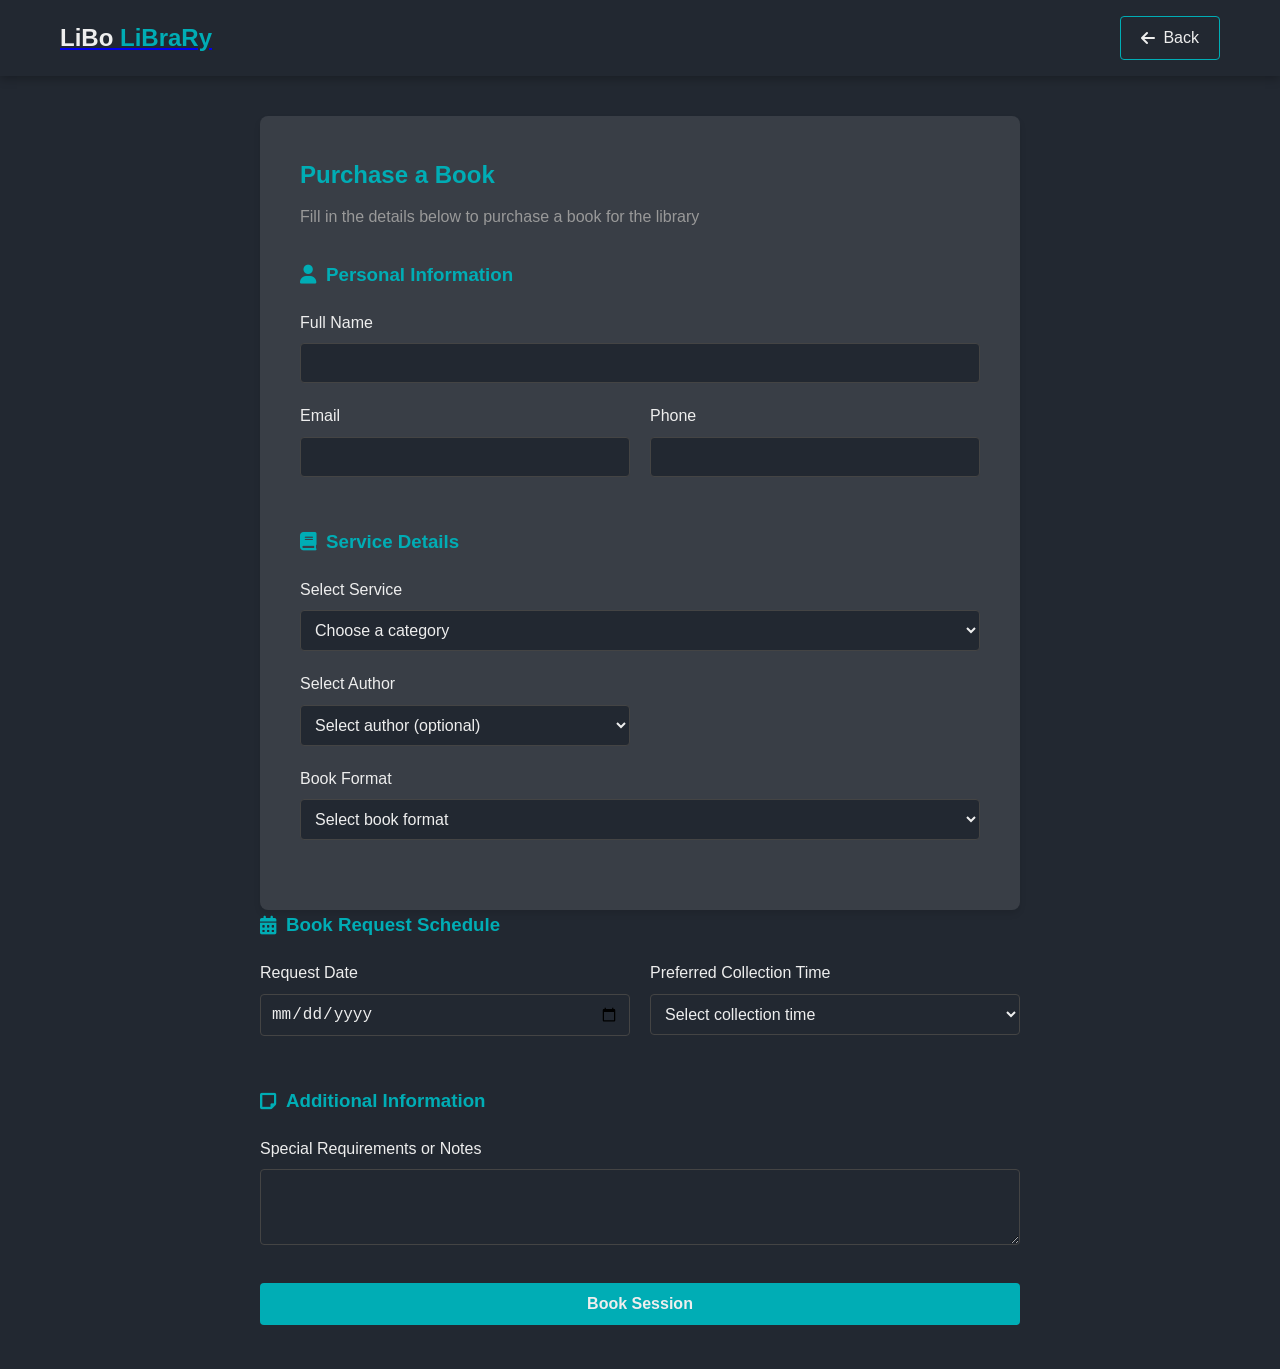
<file: booking.html>
<!DOCTYPE html>
<html lang="en">
<head>
    <meta charset="UTF-8">
    <meta name="viewport" content="width=device-width, initial-scale=1.0">
    <title> LiBo LiBraRy</title>
    <link rel="stylesheet" href="booking.css">
    <link rel="stylesheet" href="https://cdnjs.cloudflare.com/ajax/libs/font-awesome/6.0.0/css/all.min.css">
</head>
<body>
    <nav class="navbar">
        <div class="nav-content">
            <a href="/" class="logo"><h1>LiBo <span>LiBraRy</span></h1></a>
            <div class="nav-buttons">
                <a href="index.html" class="back-btn"><i class="fas fa-arrow-left"></i> Back</a>
            </div>
        </div>
    </nav>

    <main class="booking-container">
        <div class="booking-form">
            <h2>Purchase a Book</h2>
            <p class="form-description">Fill in the details below to purchase a book for the library</p>

            <form id="bookingForm" onsubmit="return validateForm()">
                <!-- Personal Information -->
                <div class="form-section">
                    <h3><i class="fas fa-user"></i> Personal Information</h3>
                    <div class="form-group">
                        <label for="fullName">Full Name</label>
                        <input type="text" id="fullName" name="fullName" required>
                    </div>
                    <div class="form-row">
                        <div class="form-group">
                            <label for="email">Email</label>
                            <input type="email" id="email" name="email" required>
                        </div>
                        <div class="form-group">
                            <label for="phone">Phone</label>
                            <input type="tel" id="phone" name="phone" required>
                        </div>
                    </div>
                </div>

                <!-- Service Selection -->
                <div class="form-section">
                    <h3><i class="fas fa-book"></i> Service Details</h3>
                    <div class="form-group">
                        <label for="service">Select Service</label>
                        <select id="category" name="category" required>
                            <option value="">Choose a category</option>
                            <option value="fiction">Fiction</option>
                            <option value="non-fiction">Non-Fiction</option>
                            <option value="children">Children's Books</option>
                            <option value="educational">Educational</option>
                            <option value="science-fiction">Science Fiction</option>
                            <option value="biography">Biography</option>
                            <option value="fantasy">Fantasy</option>
                            <option value="mystery">Mystery</option>
                            <option value="history">History</option>
                            <option value="self-help">Self-Help</option>
                            <option value="religious">Religious</option>
                        </select>
                        
                    </div>
                    <div class="form-row">
                        <div class="form-group">
                            <label for="author">Select Author</label>
                            <select id="author" name="author">
                                <option value="">Select author (optional)</option>
                                <option value="jkr">J.K. Rowling</option>
                                <option value="grrm">George R.R. Martin</option>
                                <option value="atwood">Margaret Atwood</option>
                                <option value="king">Stephen King</option>
                                <option value="austen">Jane Austen</option>
                                <option value="hemingway">Ernest Hemingway</option>
                            </select>
                        </div>
                    </div>
                    
                    <div class="form-group">
                        <label for="format">Book Format</label>
                        <select id="format" name="format" required>
                            <option value="">Select book format</option>
                            <option value="hardcover">Hardcover</option>
                            <option value="paperback">Paperback</option>
                            <option value="ebook">eBook</option>
                            <option value="audiobook">Audiobook</option>
                        </select>
                    </div>
                    
                    </div>
                </div>

                <!-- Schedule -->
                <div class="form-section">
                    <h3><i class="fas fa-calendar-alt"></i> Book Request Schedule</h3>
                    <div class="form-row">
                        <div class="form-group">
                            <label for="requestDate">Request Date</label>
                            <input type="date" id="requestDate" name="requestDate" required>
                        </div>
                        <div class="form-group">
                            <label for="collectionTime">Preferred Collection Time</label>
                            <select id="collectionTime" name="collectionTime" required>
                                <option value="">Select collection time</option>
                                <option value="morning">Morning (9AM - 12PM)</option>
                                <option value="afternoon">Afternoon (1PM - 4PM)</option>
                                <option value="evening">Evening (5PM - 7PM)</option>
                            </select>
                        </div>
                    </div>
                </div>
                

                <!-- Additional Notes -->
                <div class="form-section">
                    <h3><i class="fas fa-note-sticky"></i> Additional Information</h3>
                    <div class="form-group">
                        <label for="notes">Special Requirements or Notes</label>
                        <textarea id="notes" name="notes" rows="3"></textarea>
                    </div>
                </div>

                <!-- Submit Button -->
                <div class="form-submit">
                    <button type="submit" class="submit-btn">Book Session</button>
                </div>
            </form>
        </div>
    </main>

    <script src="booking.js"></script>
</body>
</html>
</file>
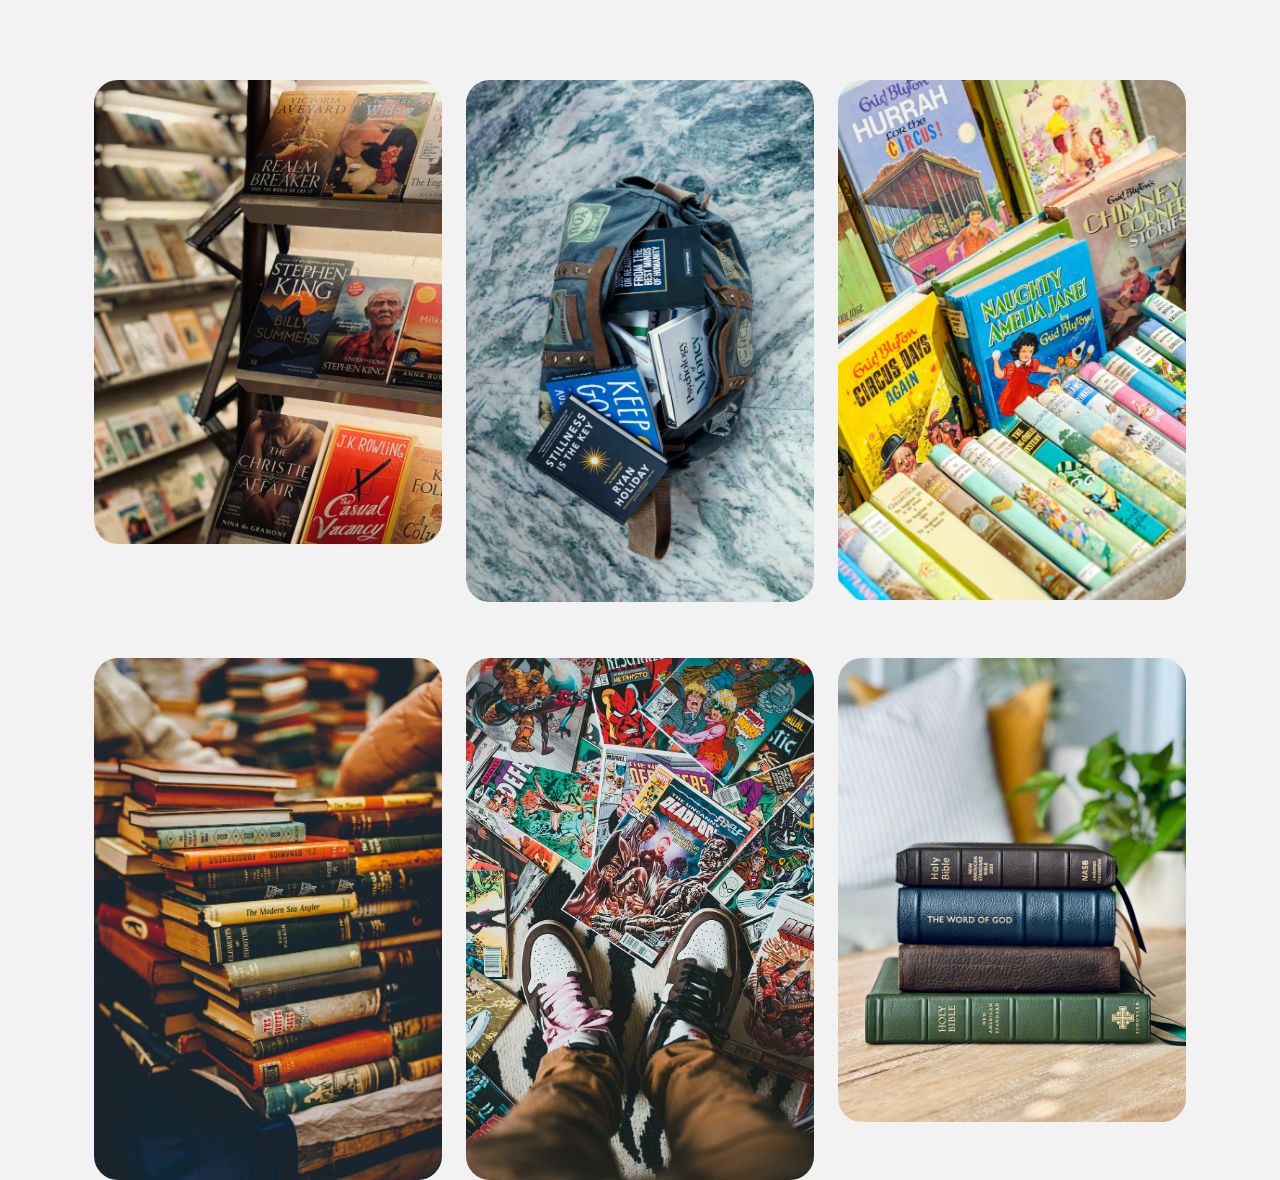
<file: catalog.html>
<!DOCTYPE html>
   <html lang="en">
   <head>
      <meta charset="UTF-8">
      <meta name="viewport" content="width=device-width, initial-scale=1.0">

      <!--=============== CSS ===============-->
      <link rel="stylesheet" href="catalogs.css">

      <title>Catalog</title>
   </head>
   <body>
      <div class="container">
         <div class="card__container">
            <article class="card__article">
               <img src="fiction.jpg" alt="image" class="card__img">

               <div class="card__data">
                  <span class="card__description">Vancouver Mountains, Canada</span>
                  <h2 class="card__title">Fiction</h2>
                  <a href="fiction.html" class="card__button">Read More</a>
               </div>
            </article>

            <article class="card__article">
               <img src="non fictional.jpg" alt="image" class="card__img">

               <div class="card__data">
                  <span class="card__description">Poon Hill, Nepal</span>
                  <h2 class="card__title">Non-Fiction</h2>
                  <a href="non fictional.html" class="card__button">Read More</a>
               </div>
            </article>

            <article class="card__article">
                <img src="childrens.jpg" alt="image" class="card__img">
 
                <div class="card__data">
                   <span class="card__description">Poon Hill, Nepal</span>
                   <h2 class="card__title">Children's Books</h2>
                   <a href="childrens.html" class="card__button">Read More</a>
                </div>
             </article>

             <article class="card__article">
                <img src="educational.jpg" alt="image" class="card__img">
 
                <div class="card__data">
                   <span class="card__description">Poon Hill, Nepal</span>
                   <h2 class="card__title">Educational Books</h2>
                   <a href="educational.html" class="card__button">Read More</a>
                </div>
             </article>


            <article class="card__article">
                <img src="comic.jpg" alt="image" class="card__img">
 
                <div class="card__data">
                   <span class="card__description">Poon Hill, Nepal</span>
                   <h2 class="card__title">Comics and Graphic Novels</h2>
                   <a href="comic.html" class="card__button">Read More</a>
                </div>
             </article>

            <article class="card__article">
               <img src="religious.jpg" alt="image" class="card__img">

               <div class="card__data">
                  <span class="card__description">Bojcin Forest, Serbia</span>
                  <h2 class="card__title">Religious and Spiritual Books</h2>
                  <a href="religious.html" class="card__button">Read More</a>
               </div>
            </article>

         </div>
      </div>
   </body>
</html>
</file>
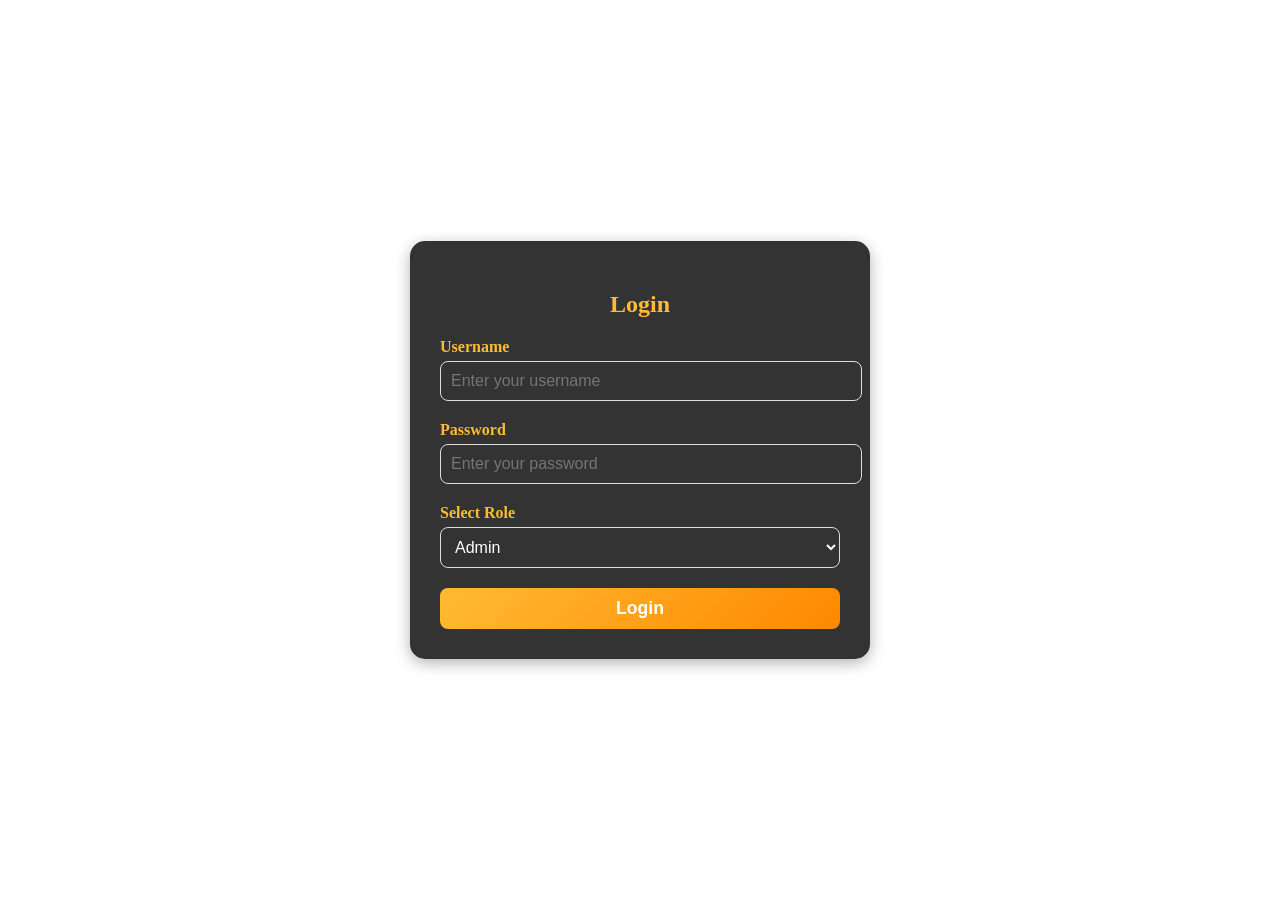
<file: login.html>
<!DOCTYPE html>
<html lang="en">
<head>
    <meta charset="UTF-8">
    <meta name="viewport" content="width=device-width, initial-scale=1.0">
    <title>Login with Role Selection</title>
    <style>
        body {
            font-family: 'Times New Roman', Times, serif;
            background: url('https://via.placeholder.com/1920x1080') no-repeat center center/cover;
            margin: 0;
            display: flex;
            justify-content: center;
            align-items: center;
            height: 100vh;
            color: #fff;
        }
        .login-container {
            background: rgba(0, 0, 0, 0.8);
            padding: 30px;
            border-radius: 15px;
            box-shadow: 0 4px 15px rgba(0, 0, 0, 0.3);
            max-width: 400px;
            width: 100%;
        }
        .login-container h2 {
            text-align: center;
            margin-bottom: 20px;
            color: #ffbb33;
        }
        .login-container .form-field {
            margin-bottom: 20px;
        }
        .login-container label {
            display: block;
            margin-bottom: 5px;
            font-weight: bold;
            color: #ffbb33;
        }
        .login-container input, .login-container select {
            width: 100%;
            padding: 10px;
            border: 1px solid #ddd;
            border-radius: 8px;
            font-size: 1rem;
            background-color: #333;
            color: #fff;
            outline: none;
            transition: border-color 0.3s ease;
        }
        .login-container input:focus, .login-container select:focus {
            border-color: #ffbb33;
        }
        .login-container button {
            width: 100%;
            padding: 10px;
            font-size: 1.1rem;
            font-weight: bold;
            border-radius: 8px;
            cursor: pointer;
            background: linear-gradient(135deg, #ffbb33, #ff8800);
            color: white;
            border: none;
            transition: background 0.3s ease, transform 0.2s;
        }
        .login-container button:hover {
            background: linear-gradient(135deg, #ff8800, #ffbb33);
            transform: scale(1.05);
        }
        .login-container .message {
            text-align: center;
            margin-top: 20px;
            font-size: 0.9rem;
            display: none;
        }
        .login-container .message.success {
            color: #28a745;
        }
        .login-container .message.error {
            color: #dc3545;
        }
    </style>
</head>
<body>

<div class="login-container">
    <h2>Login</h2>
    <div class="form-field">
        <label for="username">Username</label>
        <input type="text" id="username" placeholder="Enter your username" required>
    </div>
    <div class="form-field">
        <label for="password">Password</label>
        <input type="password" id="password" placeholder="Enter your password" required>
    </div>
    <div class="form-field">
        <label for="role">Select Role</label>
        <select id="role">
            <option value="admin">Admin</option>
            <option value="staff">Staff</option>
        </select>
    </div>
    <button id="loginButton">Login</button>
    <p class="message" id="message"></p>
</div>

<script>
    document.getElementById('loginButton').addEventListener('click', function() {
        const username = document.getElementById('username').value;
        const password = document.getElementById('password').value;
        const role = document.getElementById('role').value;
        const message = document.getElementById('message');

        // Dummy validation for demonstration purposes
        if((username === 'admin' && password === 'password' && role === 'admin') || 
           (username === 'staff' && password === 'password' && role === 'staff')) {
            message.textContent = 'Login successful! Redirecting...';
            message.className = 'message success';
            message.style.display = 'block';

            // Redirect based on role
            setTimeout(() => {
                if (role === 'admin') {
                    window.location.href = 'admin_dashboard.html';
                } else if (role === 'staff') {
                    window.location.href = 'staff_dashboard.html';
                }
            }, 1000); // Simulate a delay for user feedback
        } else {
            message.textContent = 'Invalid username, password, or role';
            message.className = 'message error';
            message.style.display = 'block';
        }
    });
</script>

</body>
</html>
</file>
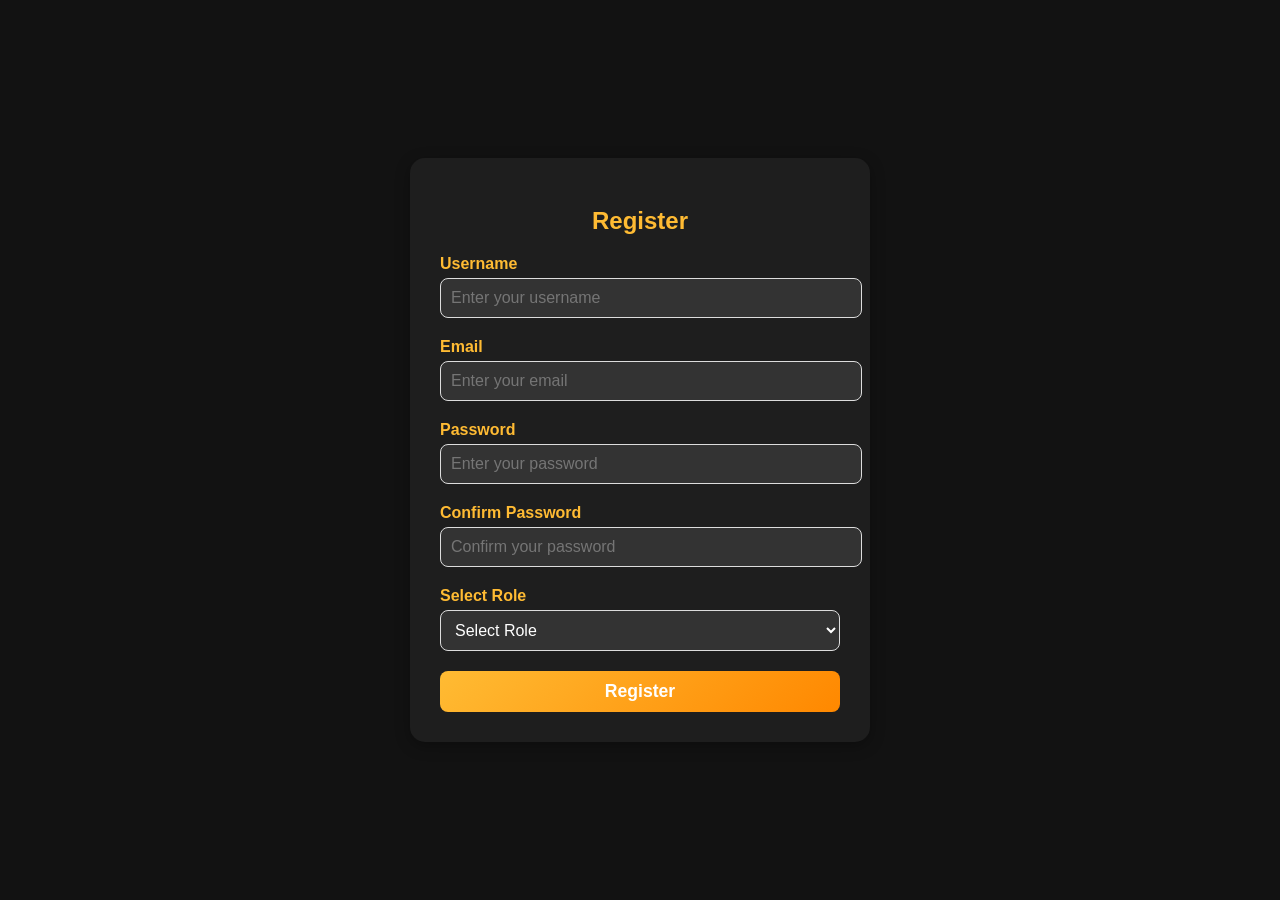
<file: register/register.html>
<!DOCTYPE html>
<html lang="en">
<head>
    <meta charset="UTF-8">
    <meta name="viewport" content="width=device-width, initial-scale=1.0">
    <title>Library Management - Register</title>
    <style>
        body {
            font-family: 'Arial', sans-serif;
            background-color: #121212;
            color: #eee;
            margin: 0;
            display: flex;
            justify-content: center;
            align-items: center;
            height: 100vh;
        }
        .register-container {
            background: #1e1e1e;
            padding: 30px;
            border-radius: 15px;
            box-shadow: 0 4px 15px rgba(0, 0, 0, 0.3);
            max-width: 400px;
            width: 100%;
        }
        .register-container h2 {
            text-align: center;
            margin-bottom: 20px;
            color: #ffbb33;
        }
        .form-field {
            margin-bottom: 20px;
        }
        .form-field label {
            display: block;
            margin-bottom: 5px;
            font-weight: bold;
            color: #ffbb33;
        }
        .form-field input, .form-field select {
            width: 100%;
            padding: 10px;
            border: 1px solid #ddd;
            border-radius: 8px;
            font-size: 1rem;
            background-color: #333;
            color: #fff;
            outline: none;
            transition: border-color 0.3s ease;
        }
        .form-field input:focus, .form-field select:focus {
            border-color: #ffbb33;
        }
        .register-button {
            width: 100%;
            padding: 10px;
            font-size: 1.1rem;
            font-weight: bold;
            border-radius: 8px;
            cursor: pointer;
            background: linear-gradient(135deg, #ffbb33, #ff8800);
            color: white;
            border: none;
            transition: background 0.3s ease, transform 0.2s;
        }
        .register-button:hover {
            background: linear-gradient(135deg, #ff8800, #ffbb33);
            transform: scale(1.05);
        }
        .message {
            text-align: center;
            margin-top: 20px;
            font-size: 0.9rem;
            display: none;
        }
        .message.success {
            color: #28a745;
        }
        .message.error {
            color: #dc3545;
        }
    </style>
</head>
<body>

<div class="register-container">
    <h2>Register</h2>
    <form id="registerForm">
        <div class="form-field">
            <label for="username">Username</label>
            <input type="text" id="username" placeholder="Enter your username" required>
        </div>
        <div class="form-field">
            <label for="email">Email</label>
            <input type="email" id="email" placeholder="Enter your email" required>
        </div>
        <div class="form-field">
            <label for="password">Password</label>
            <input type="password" id="password" placeholder="Enter your password" required>
        </div>
        <div class="form-field">
            <label for="confirmPassword">Confirm Password</label>
            <input type="password" id="confirmPassword" placeholder="Confirm your password" required>
        </div>
        <div class="form-field">
            <label for="role">Select Role</label>
            <select id="role" required>
                <option value="">Select Role</option>
                <option value="admin">Admin</option>
                <option value="staff">Staff</option>
                <option value="member">Library Member</option>
            </select>
        </div>
        <button type="submit" class="register-button">Register</button>
        <p class="message" id="message"></p>
    </form>
</div>

<script>
    document.getElementById('registerForm').addEventListener('submit', function(e) {
        e.preventDefault();
        
        const username = document.getElementById('username').value;
        const email = document.getElementById('email').value;
        const password = document.getElementById('password').value;
        const confirmPassword = document.getElementById('confirmPassword').value;
        const role = document.getElementById('role').value;
        const message = document.getElementById('message');
        
        // Simple validation for demonstration
        if (username && email && password && confirmPassword && role) {
            if (password === confirmPassword) {
                message.textContent = 'Registration successful!';
                message.className = 'message success';
                message.style.display = 'block';
                
                // Redirect to the welcome page
                setTimeout(() => {
                    window.location.href = 'welcome.html';
                }, 1000); // Simulate a delay for user feedback
            } else {
                message.textContent = 'Passwords do not match';
                message.className = 'message error';
                message.style.display = 'block';
            }
        } else {
            message.textContent = 'Please fill in all fields';
            message.className = 'message error';
            message.style.display = 'block';
        }
    });
</script>

</body>
</html>
</file>
<file: booking.css>
:root {
    --primary-color: #00ADB5;
    --background-color: #222831;
    --second-background-color: #393E46;
    --text-color: #EEEEEE;
    --error-color: #ff6b6b;
    --success-color: #51cf66;
}

* {
    margin: 0;
    padding: 0;
    box-sizing: border-box;
}

body {
    font-family: 'Arial', sans-serif;
    line-height: 1.6;
    background-color: var(--background-color);
    color: var(--text-color);
}

/* Navigation */
.navbar {
    background-color: var(--background-color);
    padding: 1rem 0;
    box-shadow: 0 2px 10px rgba(0, 0, 0, 0.3);
}

.nav-content {
    max-width: 1200px;
    margin: 0 auto;
    padding: 0 20px;
    display: flex;
    justify-content: space-between;
    align-items: center;
}

.logo h1 {
    color: var(--text-color);
    font-size: 24px;
}

.logo span {
    color: var(--primary-color);
}

.back-btn {
    display: flex;
    align-items: center;
    gap: 8px;
    padding: 8px 20px;
    color: var(--text-color);
    text-decoration: none;
    border: 1px solid var(--primary-color);
    border-radius: 4px;
    transition: all 0.3s ease;
}

.back-btn:hover {
    background-color: var(--primary-color);
}

/* Booking Form */
.booking-container {
    max-width: 800px;
    margin: 40px auto;
    padding: 0 20px;
}

.booking-form {
    background-color: var(--second-background-color);
    padding: 40px;
    border-radius: 8px;
    box-shadow: 0 4px 6px rgba(0, 0, 0, 0.1);
}

.booking-form h2 {
    color: var(--primary-color);
    margin-bottom: 10px;
}

.form-description {
    margin-bottom: 30px;
    color: #999;
}

.form-section {
    margin-bottom: 30px;
}

.form-section h3 {
    display: flex;
    align-items: center;
    gap: 10px;
    margin-bottom: 20px;
    color: var(--primary-color);
}

.form-row {
    display: grid;
    grid-template-columns: 1fr 1fr;
    gap: 20px;
}

.form-group {
    margin-bottom: 20px;
}

label {
    display: block;
    margin-bottom: 8px;
    font-weight: 500;
}

input, select, textarea {
    width: 100%;
    padding: 10px;
    border: 1px solid #444;
    border-radius: 4px;
    background-color: var(--background-color);
    color: var(--text-color);
    font-size: 16px;
}

input:focus, select:focus, textarea:focus {
    outline: none;
    border-color: var(--primary-color);
}

.submit-btn {
    width: 100%;
    padding: 12px;
    background-color: var(--primary-color);
    color: var(--text-color);
    border: none;
    border-radius: 4px;
    font-size: 16px;
    font-weight: 600;
    cursor: pointer;
    transition: all 0.3s ease;
}

.submit-btn:hover {
    opacity: 0.9;
    transform: translateY(-2px);
}

/* Responsive Design */
@media screen and (max-width: 768px) {
    .booking-form {
        padding: 20px;
    }

    .form-row {
        grid-template-columns: 1fr;
        gap: 0;
    }
}
</file>
<file: catalogs.css>
/*=============== GOOGLE FONTS ===============*/
@import url("https://fonts.googleapis.com/css2?family=Poppins:wght@400;500&display=swap");

/*=============== VARIABLES CSS ===============*/
:root {
  /*========== Colors ==========*/
  /*Color mode HSL(hue, saturation, lightness)*/
  --first-color: hsl(82, 60%, 28%);
  --title-color: hsl(0, 0%, 15%);
  --text-color: hsl(0, 0%, 35%);
  --body-color: hsl(0, 0%, 95%);
  --container-color: hsl(0, 0%, 100%);

  /*========== Font and typography ==========*/
  /*.5rem = 8px | 1rem = 16px ...*/
  --body-font: "Poppins", sans-serif;
  --h2-font-size: 1.25rem;
  --small-font-size: .813rem;
}

/*========== Responsive typography ==========*/
@media screen and (min-width: 1120px) {
  :root {
    --h2-font-size: 1.5rem;
    --small-font-size: .875rem;
  }
}

/*=============== BASE ===============*/
* {
  box-sizing: border-box;
  padding: 0;
  margin: 0;
}

body {
  font-family: var(--body-font);
  background-color: var(--body-color);
  color: var(--text-color);
}

img {
  display: block;
  max-width: 100%;
  height: auto;
}

/*=============== CARD ===============*/
.container {
  display: grid;
  place-items: center;
  margin-inline: 1.5rem;
  padding-block: 5rem;
}

.card__container {
  display: grid;
  row-gap: 3.5rem;
}

.card__article {
  position: relative;
  overflow: hidden;
}

.card__img {
  width: 328px;
  border-radius: 1.5rem;
}

.card__data {
  width: 280px;
  background-color: var(--container-color);
  padding: 1.5rem 2rem;
  box-shadow: 0 8px 24px hsla(0, 0%, 0%, .15);
  border-radius: 1rem;
  position: absolute;
  bottom: -9rem;
  left: 0;
  right: 0;
  margin-inline: auto;
  opacity: 0;
  transition: opacity 1s 1s;
}

.card__description {
  display: block;
  font-size: var(--small-font-size);
  margin-bottom: .25rem;
}

.card__title {
  font-size: var(--h2-font-size);
  font-weight: 500;
  color: var(--title-color);
  margin-bottom: .75rem;
}

.card__button {
  text-decoration: none;
  font-size: var(--small-font-size);
  font-weight: 500;
  color: var(--first-color);
}

.card__button:hover {
  text-decoration: underline;
}

/* Naming animations in hover */
.card__article:hover .card__data {
  animation: show-data 1s forwards;
  opacity: 1;
  transition: opacity .3s;
}

.card__article:hover {
  animation: remove-overflow 2s forwards;
}

.card__article:not(:hover) {
  animation: show-overflow 2s forwards;
}

.card__article:not(:hover) .card__data {
  animation: remove-data 1s forwards;
}

/* Card animation */
@keyframes show-data {
  50% {
    transform: translateY(-10rem);
  }
  100% {
    transform: translateY(-7rem);
  }
}

@keyframes remove-overflow {
  to {
    overflow: initial;
  }
}

@keyframes remove-data {
  0% {
    transform: translateY(-7rem);
  }
  50% {
    transform: translateY(-10rem);
  }
  100% {
    transform: translateY(.5rem);
  }
}

@keyframes show-overflow {
  0% {
    overflow: initial;
    pointer-events: none;
  }
  50% {
    overflow: hidden;
  }
}

/*=============== BREAKPOINTS ===============*/
/* For small devices */
@media screen and (max-width: 340px) {
  .container {
    margin-inline: 1rem;
  }

  .card__data {
    width: 250px;
    padding: 1rem;
  }
}

/* For medium devices */
@media screen and (min-width: 768px) {
  .card__container {
    grid-template-columns: repeat(2, 1fr);
    column-gap: 1.5rem;
  }
}

/* For large devices */
@media screen and (min-width: 1120px) {
  .container {
    height: 100vh;
  }

  .card__container {
    grid-template-columns: repeat(3, 1fr);
  }
  .card__img {
    width: 348px;
  }
  .card__data {
    width: 316px;
    padding-inline: 2.5rem;
  }
  
}
</file>
